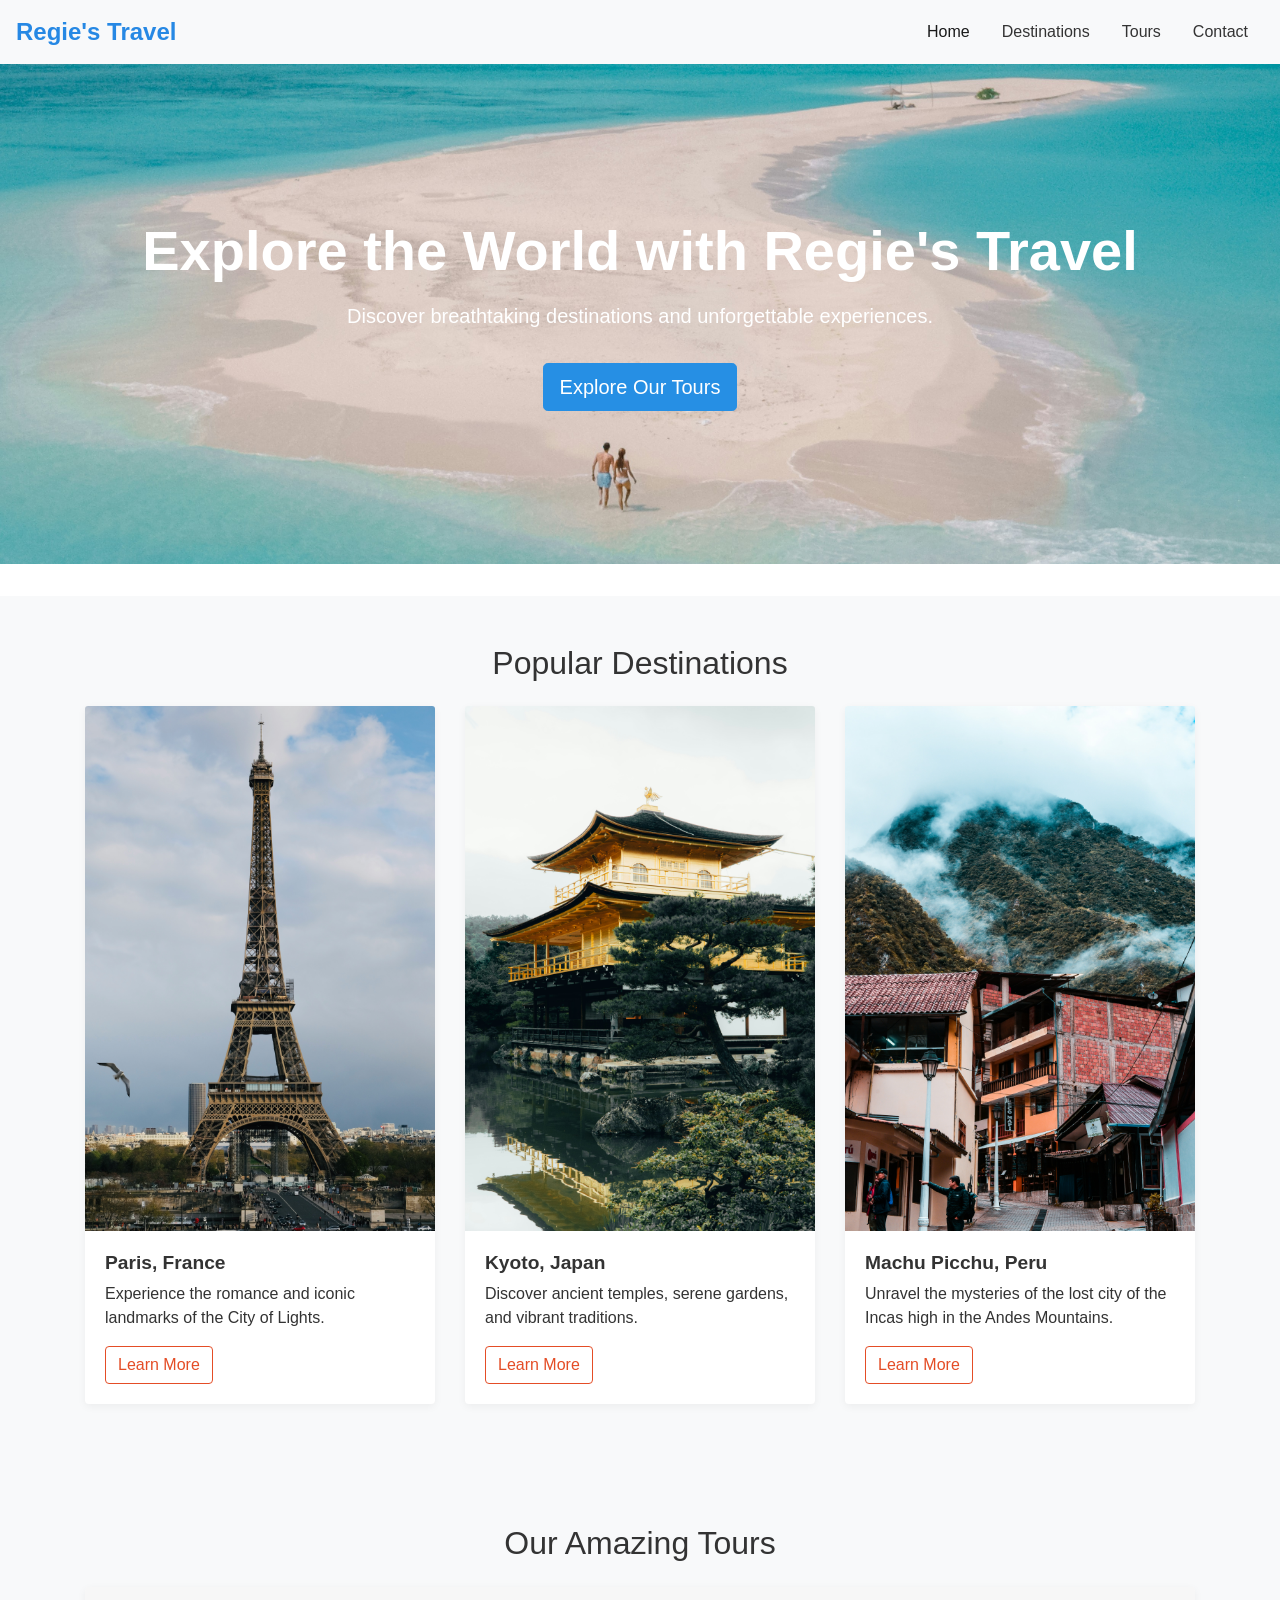
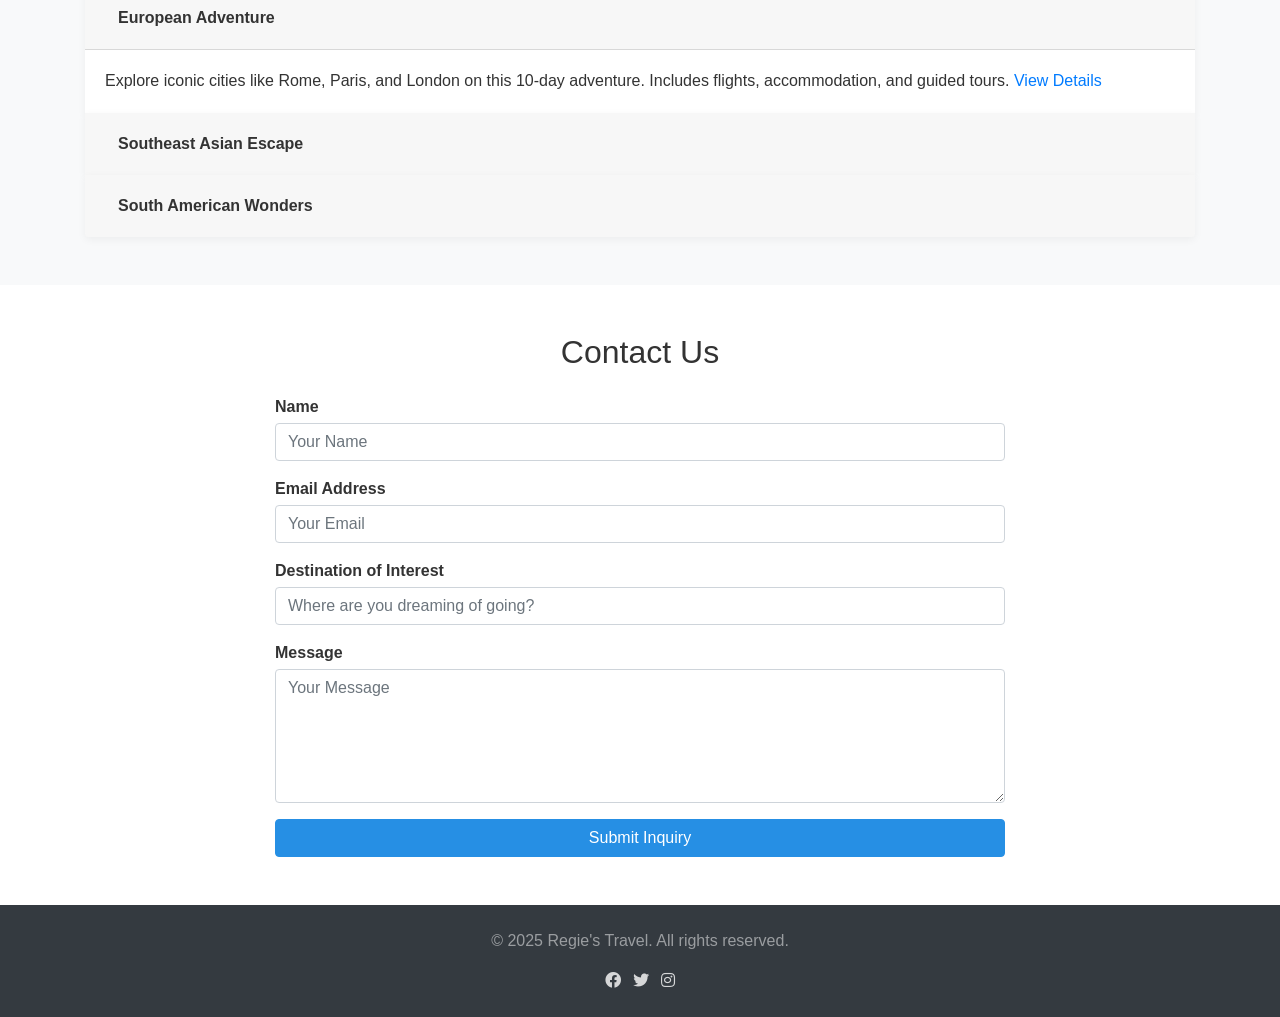
<file: project-b/index.html>
<!DOCTYPE html>
<html lang="en">
<head>
    <meta charset="UTF-8">
    <meta name="viewport" content="width=device-width, initial-scale=1.0">
    <title>Regie's Travel Agency</title>
    <link rel="stylesheet" href="https://stackpath.bootstrapcdn.com/bootstrap/4.5.2/css/bootstrap.min.css">
    <link rel="stylesheet" href="style.css">
</head>
<body>

    <nav class="navbar navbar-expand-lg navbar-light bg-light">
        <a class="navbar-brand" href="#">Regie's Travel</a>
        <button class="navbar-toggler" type="button" data-toggle="collapse" data-target="#navbarNav" aria-controls="navbarNav" aria-expanded="false" aria-label="Toggle navigation">
            <span class="navbar-toggler-icon"></span>
        </button>
        <div class="collapse navbar-collapse justify-content-end" id="navbarNav">
            <ul class="navbar-nav">
                <li class="nav-item active">
                    <a class="nav-link" href="#">Home <span class="sr-only">(current)</span></a>
                </li>
                <li class="nav-item">
                    <a class="nav-link" href="#destinations">Destinations</a>
                </li>
                <li class="nav-item">
                    <a class="nav-link" href="#tours">Tours</a>
                </li>
                <li class="nav-item">
                    <a class="nav-link" href="#contact">Contact</a>
                </li>
            </ul>
        </div>
    </nav>

    <section class="jumbotron jumbotron-fluid bg-image text-center text-white" style="background-image: url('travelbeach.jpg');">
        <div class="container">
            <h1 class="display-4">Explore the World with Regie's Travel</h1>
            <p class="lead">Discover breathtaking destinations and unforgettable experiences.</p>
            <a class="btn btn-primary btn-lg" href="#tours" role="button">Explore Our Tours</a>
        </div>
    </section>

    <section id="destinations" class="py-5">
        <div class="container">
            <h2 class="text-center mb-4">Popular Destinations</h2>
            <div class="row">
                <div class="col-md-4 mb-4">
                    <div class="card">
                        <img src="paris.jpg" class="card-img-top" alt="Destination 1">
                        <div class="card-body">
                            <h5 class="card-title">Paris, France</h5>
                            <p class="card-text">Experience the romance and iconic landmarks of the City of Lights.</p>
                            <a href="#" class="btn btn-outline-primary">Learn More</a>
                        </div>
                    </div>
                </div>
                <div class="col-md-4 mb-4">
                    <div class="card">
                        <img src="kyoto.jpg" class="card-img-top" alt="Destination 2">
                        <div class="card-body">
                            <h5 class="card-title">Kyoto, Japan</h5>
                            <p class="card-text">Discover ancient temples, serene gardens, and vibrant traditions.</p>
                            <a href="#" class="btn btn-outline-primary">Learn More</a>
                        </div>
                    </div>
                </div>
                <div class="col-md-4 mb-4">
                    <div class="card">
                        <img src="machupichu.jpg" class="card-img-top" alt="Destination 3">
                        <div class="card-body">
                            <h5 class="card-title">Machu Picchu, Peru</h5>
                            <p class="card-text">Unravel the mysteries of the lost city of the Incas high in the Andes Mountains.</p>
                            <a href="#" class="btn btn-outline-primary">Learn More</a>
                        </div>
                    </div>
                </div>
            </div>
        </div>
    </section>

    <section id="tours" class="py-5 bg-light">
        <div class="container">
            <h2 class="text-center mb-4">Our Amazing Tours</h2>
            <div class="accordion" id="tourPackages">
                <div class="card">
                    <div class="card-header" id="headingOne">
                        <h2 class="mb-0">
                            <button class="btn btn-link btn-block text-left" type="button" data-toggle="collapse" data-target="#collapseOne" aria-expanded="true" aria-controls="collapseOne">
                                European Adventure
                            </button>
                        </h2>
                    </div>

                    <div id="collapseOne" class="collapse show" aria-labelledby="headingOne" data-parent="#tourPackages">
                        <div class="card-body">
                            Explore iconic cities like Rome, Paris, and London on this 10-day adventure. Includes flights, accommodation, and guided tours. <a href="#">View Details</a>
                        </div>
                    </div>
                </div>
                <div class="card">
                    <div class="card-header" id="headingTwo">
                        <h2 class="mb-0">
                            <button class="btn btn-link btn-block text-left collapsed" type="button" data-toggle="collapse" data-target="#collapseTwo" aria-expanded="false" aria-controls="collapseTwo">
                                Southeast Asian Escape
                            </button>
                        </h2>
                    </div>
                    <div id="collapseTwo" class="collapse" aria-labelledby="headingTwo" data-parent="#tourPackages">
                        <div class="card-body">
                            Discover the beauty of Thailand, Vietnam, and Cambodia with stunning beaches, ancient temples, and delicious cuisine. <a href="#">View Details</a>
                        </div>
                    </div>
                </div>
                <div class="card">
                    <div class="card-header" id="headingThree">
                        <h2 class="mb-0">
                            <button class="btn btn-link btn-block text-left collapsed" type="button" data-toggle="collapse" data-target="#collapseThree" aria-expanded="false" aria-controls="collapseThree">
                                South American Wonders
                            </button>
                        </h2>
                    </div>
                    <div id="collapseThree" class="collapse" aria-labelledby="headingThree" data-parent="#tourPackages">
                        <div class="card-body">
                            Experience the vibrant culture of Brazil, the majestic Andes in Peru, and the stunning landscapes of Argentina. <a href="#">View Details</a>
                        </div>
                    </div>
                </div>
            </div>
        </div>
    </section>

    <section id="contact" class="py-5">
        <div class="container">
            <h2 class="text-center mb-4">Contact Us</h2>
            <div class="row justify-content-center">
                <div class="col-md-8">
                    <form>
                        <div class="form-group">
                            <label for="name">Name</label>
                            <input type="text" class="form-control" id="name" placeholder="Your Name">
                        </div>
                        <div class="form-group">
                            <label for="email">Email Address</label>
                            <input type="email" class="form-control" id="email" placeholder="Your Email">
                        </div>
                        <div class="form-group">
                            <label for="destination">Destination of Interest</label>
                            <input type="text" class="form-control" id="destination" placeholder="Where are you dreaming of going?">
                        </div>
                        <div class="form-group">
                            <label for="message">Message</label>
                            <textarea class="form-control" id="message" rows="5" placeholder="Your Message"></textarea>
                        </div>
                        <button type="submit" class="btn btn-primary btn-block">Submit Inquiry</button>
                    </form>
                </div>
            </div>
        </div>
    </section>

    <footer class="py-4 bg-dark text-white-50 text-center">
        <div class="container">
            <p>&copy; 2025 Regie's Travel. All rights reserved.</p>
            <a href="#" class="mr-2"><i class="fab fa-facebook"></i></a>
            <a href="#" class="mr-2"><i class="fab fa-twitter"></i></a>
            <a href="#"><i class="fab fa-instagram"></i></a>
        </div>
    </footer>

    <script src="https://code.jquery.com/jquery-3.5.1.slim.min.js"></script>
    <script src="https://cdn.jsdelivr.net/npm/@popperjs/core@2.5.3/dist/umd/popper.min.js"></script>
    <script src="https://stackpath.bootstrapcdn.com/bootstrap/4.5.2/js/bootstrap.min.js"></script>
    <link rel="stylesheet" href="https://cdnjs.cloudflare.com/ajax/libs/font-awesome/5.15.4/css/all.min.css">
</body>
</html>
</file>
<file: project-b/style.css>
/* style.css */

/* Global Styles */
body {
    font-family: sans-serif; 
    color: #333; /* Default text color */
}

a {
    color: #007bff; /* Bootstrap primary color */
    text-decoration: none;
}

a:hover {
    color: #0056b3;
    text-decoration: underline;
}

/* Navbar Customization */
.navbar-brand {
    font-size: 1.5rem;
    font-weight: bold;
    color: #2688e4 !important; /* Your brand color */
}

.navbar-light .navbar-nav .nav-link {
    color: #333;
    padding: 0.75rem 1rem;
}

.navbar-light .navbar-nav .nav-link:hover {
    color: #266ce4;
}

/* Hero Section Styling */
.bg-image {
    background-size: cover;
    background-position: center;
    min-height: 500px; 
    display: flex;
    align-items: center;
    justify-content: center;
    text-align: center;
}

.jumbotron h1.display-4 {
    font-size: 3.5rem;
    font-weight: bold;
    margin-bottom: 1rem;
}

.jumbotron p.lead {
    font-size: 1.25rem;
    margin-bottom: 2rem;
}

.btn-primary {
    background-color: #268fe4;
    border-color: #268fe4;
}

.btn-primary:hover {
    background-color: #1a5ac8;
    border-color: #1a60c8;
}

/* Destinations Section */
#destinations {
    background-color: #f8f9fa; /* Light background */
}

.card {
    border: none;
    box-shadow: 0 0.15rem 0.5rem rgba(0, 0, 0, 0.05);
    transition: transform 0.2s ease-in-out;
}

.card:hover {
    transform: translateY(-5px);
}

.card-title {
    font-size: 1.2rem;
    font-weight: bold;
    margin-bottom: 0.5rem;
}

.btn-outline-primary {
    color: #e44d26;
    border-color: #e44d26;
}

.btn-outline-primary:hover {
    background-color: #e44d26;
    border-color: #e44d26;
    color: white;
}

/* Tours Section */
#tours .card-header button {
    font-weight: bold;
    font-size: 1rem;
    color: #333;
    text-decoration: none;
}

#tours .card-header button:hover {
    color: #2692e4;
}

/* Contact Form Section */
#contact {
    background-color: #fff;
}

.form-group label {
    font-weight: bold;
    margin-bottom: 0.25rem;
}

.form-control {
    border-radius: 0.25rem;
}

/* Footer Styling */
footer {
    color: white !important;
}

footer a {
    color: white;
    opacity: 0.8;
}

footer a:hover {
    opacity: 1;
    text-decoration: none;
}

/* Responsive Adjustments */
@media (max-width: 768px) {
    .jumbotron h1.display-4 {
        font-size: 2.5rem;
    }

    .jumbotron p.lead {
        font-size: 1rem;
    }
}
</file>
